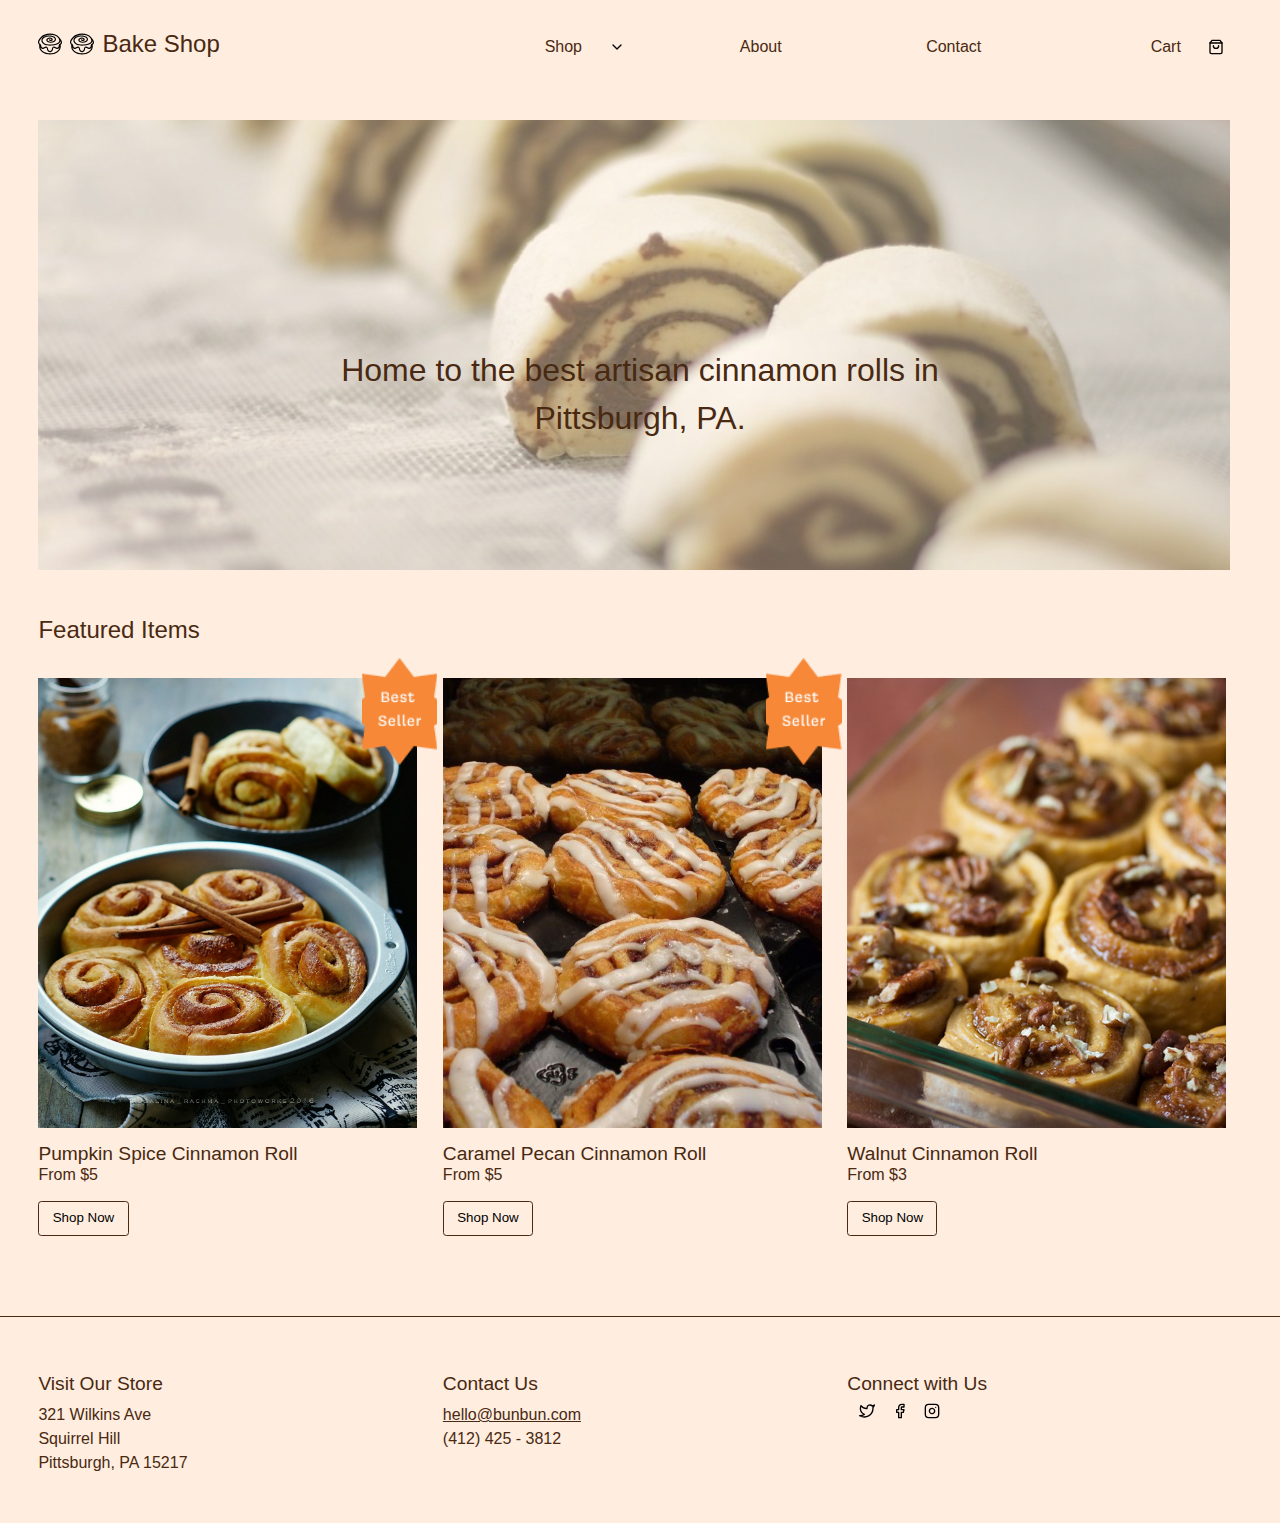
<file: index.html>
<html>

    <head>
        <title>Bun Bun Bake Shop</title>
        <meta charset="utf-8">
        <meta name="viewport" content="width=device-width, initial-scale=1">

        <link rel="stylesheet" type="text/css" href="css/reset.css">
        <link rel="stylesheet" type="text/css" href="css/style.css">

        <script type="text/javascript" src="js/jquery-3.4.0.min.js"></script>
        <script type="text/javascript" src="js/script.js"></script>
    </head>

<!--    MAIN NAV-->
    <header>
      <nav>
          <ul>
            <li>
              <ul>
                <li>
                  <a href="index.html" id="bunBun">
                    <div id="rollSvg">
                      <img src="images/bun.svg">
                    </div>
                    <div id="rollSvg">
                      <img src="images/bun.svg">
                    </div>
                      <h2>Bake Shop</h2>
                  </a>
                </li>
<!-- DROPDOWN MENU -->
                <li>
                  <li class="navText">
                      <a href="product.html">Shop <img src="images/chevron.svg" id="svgNav"></a>
                      <ul>
                        <li>
                          <a href="product.html">New In</a>
                        </li>
                        <li>
                          <a href="#">Best Sellers</a>
                        </li>
                        <li>
                          <a href="#">Fall Favourites</a>
                        </li>
                        <li>
                          <a href="#">All Products</a>
                        </li>
                      </ul>
                  </li>
                </li>

                <li class="navText">
                  <a href="about.html">About</a>
                </li>

                <li class="navText">
                  <a href="contact.html">Contact</a>
                </li>

                <li class="navText">
                  <a href="#">Cart<img src="images/shopping-bag.svg" id="svgNav"></a>
                </li>
              </ul>
            </li>
          </ul>
      </nav>
    </header>

    <body>
      <div class="grid">
        <div id="banner">
        <img src="images/banner.jpg">
        <div id="bannerText"><h1>Home to the best artisan cinnamon rolls in Pittsburgh, PA.</h1></div>
      </div>
      <div class="clear"></div>

      <h2 class="sectionHeader" id="featured">Featured Items</h2>
      </div>
      <div class="gridThree">
        <div>
          <div class="productImg">
            <img id="best" src="images/bestSeller.png">
            <a href="pumpkin.html"><img src="images/pumpkin.jpg"></a>
          </div>
          <a id="pumpkinShop" href="pumpkin.html"><h3>Pumpkin Spice Cinnamon Roll</h3></a>
          <p>From $5</p>
          <!-- TOGGLING DIFFERENT BUTTON STYLING ONMOUSEOVER AND ONMOUSEOUT -->
          <a onmouseover="buttonHover();" onmouseout="buttonOut();" href="pumpkin.html">
            <button id="pumpkin" class="button"><p>Shop Now</p></button></a>
        </div>
        <div>
          <div class="productImg">
            <img id="best" src="images/bestSeller.png">
            <img src="images/caramel.jpg">
          </div>
          <h3>Caramel Pecan Cinnamon Roll</h3>
          <p>From $5</p>
          <a onmouseover="buttonHover2();" onmouseout="buttonOut2();"><button id="caramel"><p>Shop Now</p></button></a>
        </div>
        <div>
          <div class="productImg">
            <img src="images/walnut.jpg">
          </div>
          <h3>Walnut Cinnamon Roll</h3>
          <p>From $3</p>
          <a onmouseover="buttonHover3();" onmouseout="buttonOut3();"><button id="walnut"><p>Shop Now</p></button></a>
        </div>
      </div>
    </body>
    <div class="clear"></div>

<!-- FOOTER -->
    <footer>
      <div class="gridThree">
        <div class="stacked">
          <h3>Visit Our Store</h3>
          <p>321 Wilkins Ave<br>
          Squirrel Hill<br>
          Pittsburgh, PA 15217</p>
        </div>
        <div class="stacked">
          <h3>Contact Us</h3>
          <a href="mailto: hello@bunbun.com"><p>hello@bunbun.com</a><br>
            (412) 425 - 3812</p>
        </div>
        <div class="stacked">
          <h3>Connect with Us</h3>
          <img class="svg" src="images/twitter.svg">
          <img class="svg" src="images/facebook.svg">
          <img class="svg" src="images/instagram.svg">
        </div>
      </div>
    </footer>

</html>
</file>
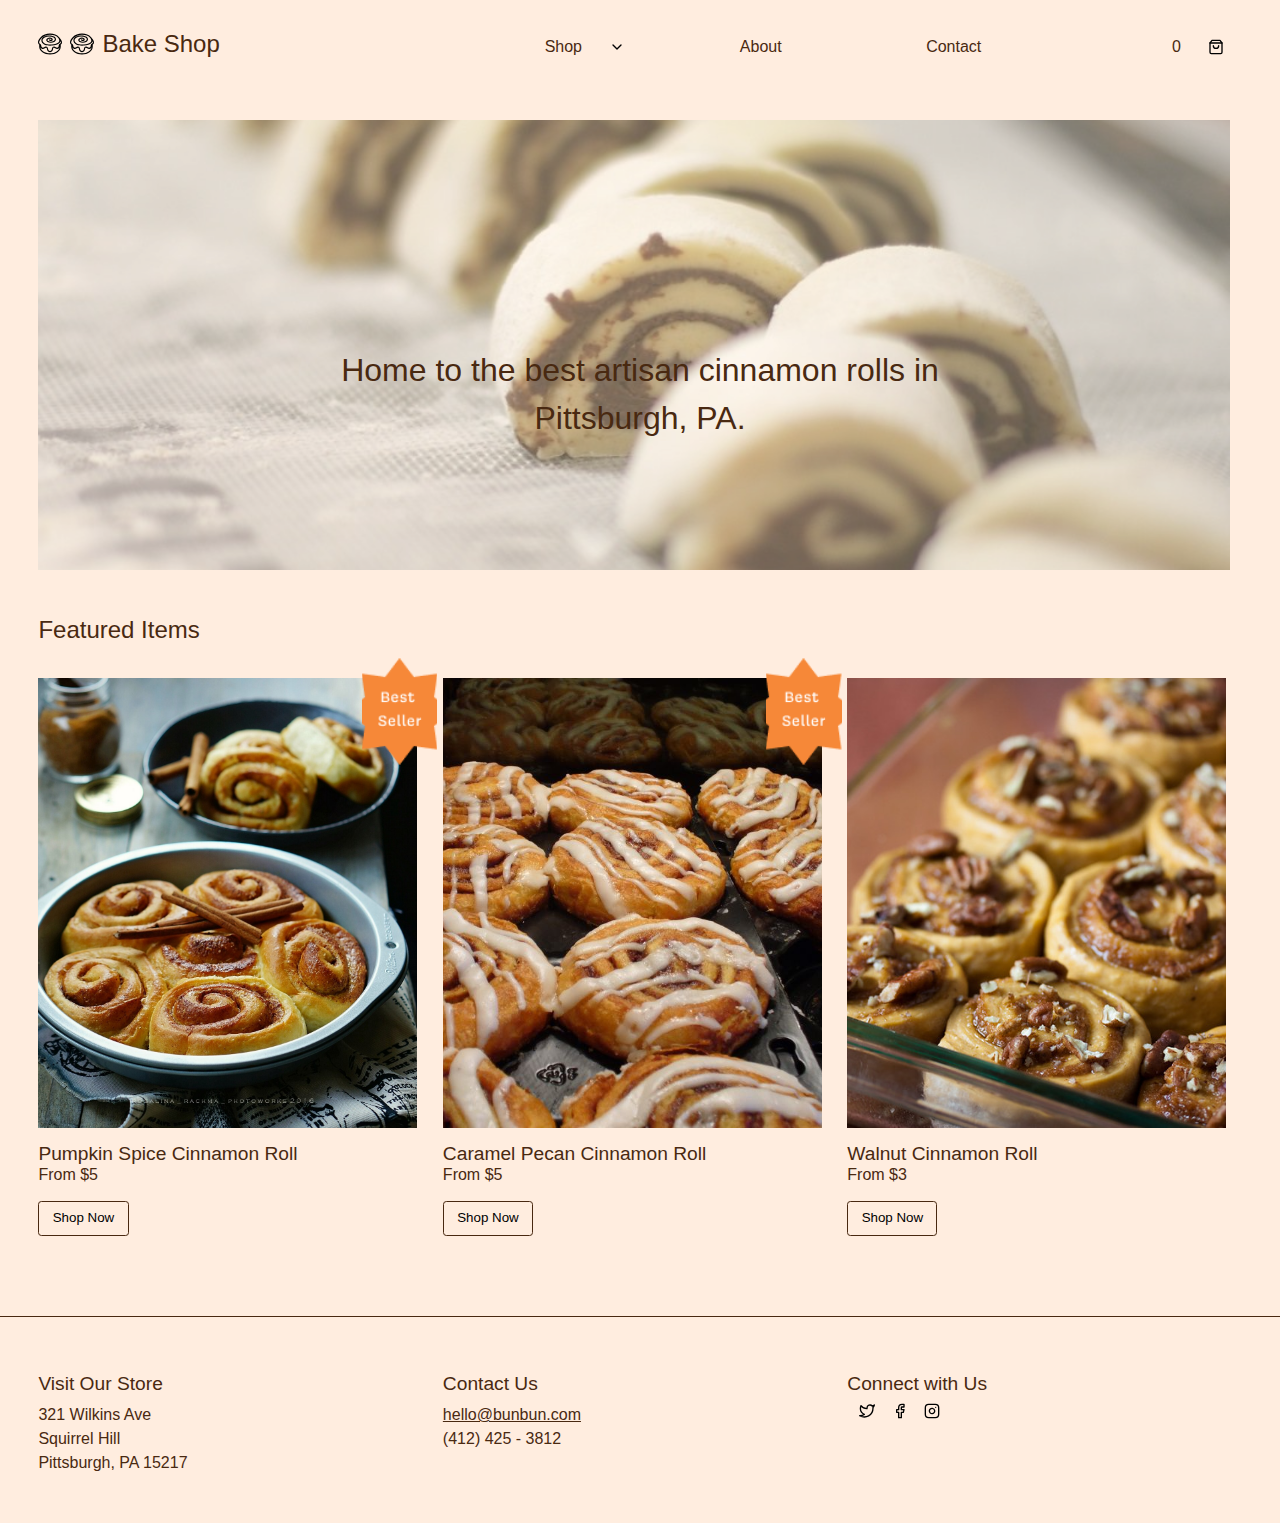
<file: homework_6/index.html>
<html>

    <head>
        <title>Bun Bun Bake Shop</title>
        <meta charset="utf-8">
        <meta name="viewport" content="width=device-width, initial-scale=1">

        <link rel="stylesheet" type="text/css" href="css/reset.css">
        <link rel="stylesheet" type="text/css" href="css/style.css">

        <script type="text/javascript" src="js/jquery-3.4.0.min.js"></script>
        <script type="text/javascript" src="js/script.js"></script>
    </head>

<!--    MAIN NAV-->
    <header>
      <nav>
          <ul>
            <li>
              <ul>
                <li>
                  <a href="index.html" id="bunBun">
                    <div id="rollSvg">
                      <img src="images/bun.svg">
                    </div>
                    <div id="rollSvg">
                      <img src="images/bun.svg">
                    </div>
                      <h2>Bake Shop</h2>
                  </a>
                </li>
<!-- DROPDOWN MENU -->
                <li>
                  <li class="navText">
                      <a href="product.html">Shop <img src="images/chevron.svg" id="svgNav"></a>
                      <ul>
                        <li>
                          <a href="product.html">New In</a>
                        </li>
                        <li>
                          <a href="#">Best Sellers</a>
                        </li>
                        <li>
                          <a href="#">Fall Favourites</a>
                        </li>
                        <li>
                          <a href="#">All Products</a>
                        </li>
                      </ul>
                  </li>
                </li>

                <li class="navText">
                  <a href="about.html">About</a>
                </li>

                <li class="navText">
                  <a href="contact.html">Contact</a>
                </li>

                <li class="navText">
                  <a href="cart.html">0<img src="images/shopping-bag.svg" id="svgNav"></a>
                </li>
              </ul>
            </li>
          </ul>
      </nav>
    </header>

    <body>
      <div class="grid">
        <div id="banner">
        <img src="images/banner.jpg">
        <div id="bannerText"><h1>Home to the best artisan cinnamon rolls in Pittsburgh, PA.</h1></div>
      </div>
      <div class="clear"></div>

      <h2 class="sectionHeader" id="featured">Featured Items</h2>
      </div>
      <div class="gridThree">
        <div>
          <div class="productImg">
            <img id="best" src="images/bestSeller.png">
            <a href="pumpkin.html"><img src="images/pumpkin.jpg"></a>
          </div>
          <a id="pumpkinShop" href="pumpkin.html"><h3>Pumpkin Spice Cinnamon Roll</h3></a>
          <p>From $5</p>
          <!-- TOGGLING DIFFERENT BUTTON STYLING ONMOUSEOVER AND ONMOUSEOUT -->
          <a onmouseover="buttonHover();" onmouseout="buttonOut();" href="pumpkin.html">
            <button id="pumpkin" class="button"><p>Shop Now</p></button></a>
        </div>
        <div>
          <div class="productImg">
            <img id="best" src="images/bestSeller.png">
            <img src="images/caramel.jpg">
          </div>
          <h3>Caramel Pecan Cinnamon Roll</h3>
          <p>From $5</p>
          <a onmouseover="buttonHover2();" onmouseout="buttonOut2();"><button id="caramel"><p>Shop Now</p></button></a>
        </div>
        <div>
          <div class="productImg">
            <img src="images/walnut.jpg">
          </div>
          <h3>Walnut Cinnamon Roll</h3>
          <p>From $3</p>
          <a onmouseover="buttonHover3();" onmouseout="buttonOut3();"><button id="walnut"><p>Shop Now</p></button></a>
        </div>
      </div>
    </body>
    <div class="clear"></div>

<!-- FOOTER -->
    <footer>
      <div class="gridThree">
        <div class="stacked">
          <h3>Visit Our Store</h3>
          <p>321 Wilkins Ave<br>
          Squirrel Hill<br>
          Pittsburgh, PA 15217</p>
        </div>
        <div class="stacked">
          <h3>Contact Us</h3>
          <a href="mailto: hello@bunbun.com"><p>hello@bunbun.com</a><br>
            (412) 425 - 3812</p>
        </div>
        <div class="stacked">
          <h3>Connect with Us</h3>
          <img class="svg" src="images/twitter.svg">
          <img class="svg" src="images/facebook.svg">
          <img class="svg" src="images/instagram.svg">
        </div>
      </div>
    </footer>

</html>
</file>
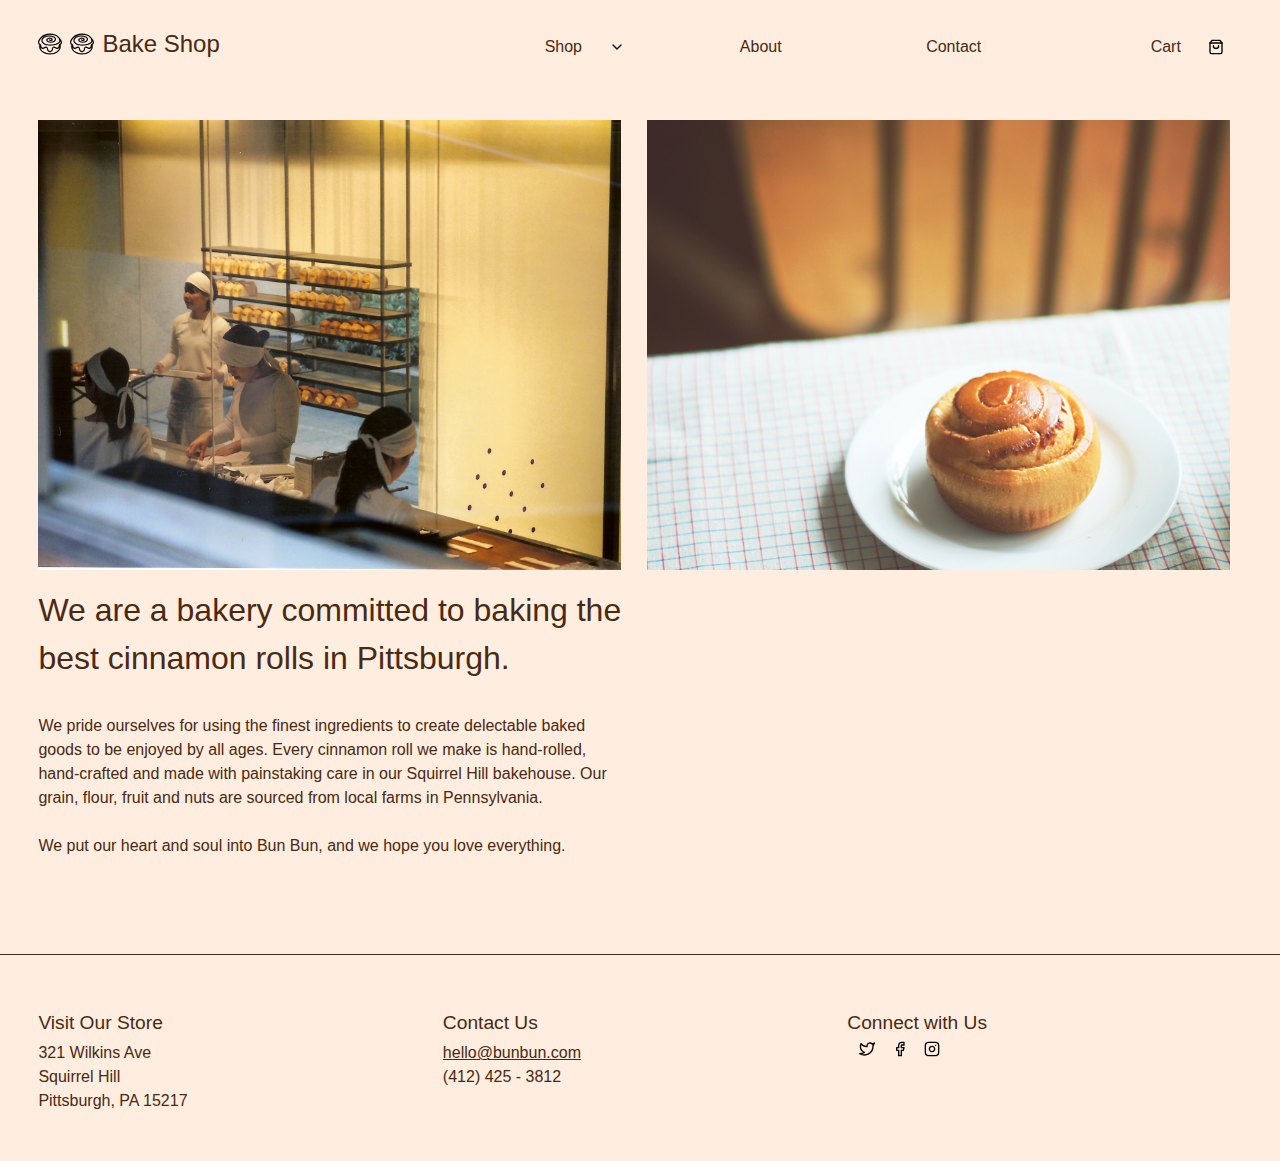
<file: about.html>
<html>

    <head>
        <title>About</title>
        <meta charset="utf-8">
        <meta name="viewport" content="width=device-width, initial-scale=1">

        <link rel="stylesheet" type="text/css" href="css/reset.css">
        <link rel="stylesheet" type="text/css" href="css/style.css">

        <script type="text/javascript" src="js/jquery-3.4.0.min.js"></script>
        <script type="text/javascript" src="js/script.js"></script>
    </head>

<!--    MAIN NAV-->
    <header>
      <nav>
          <ul>
            <li>
              <ul>
                <li>
                  <a href="index.html" id="bunBun">
                    <div id="rollSvg">
                      <img src="images/bun.svg">
                    </div>
                    <div id="rollSvg">
                      <img src="images/bun.svg">
                    </div>
                      <h2>Bake Shop</h2>
                  </a>
                </li>
<!-- DROPDOWN MENU -->
                <li>
                  <li class="navText">
                      <a href="product.html">Shop <img src="images/chevron.svg" id="svgNav"></a>
                      <ul>
                        <li>
                          <a href="product.html">New In</a>
                        </li>
                        <li>
                          <a href="#">Best Sellers</a>
                        </li>
                        <li>
                          <a href="#">Fall Favourites</a>
                        </li>
                        <li>
                          <a href="#">All Products</a>
                        </li>
                      </ul>
                  </li>
                </li>

                <li class="navText">
                  <a href="about.html">About</a>
                </li>

                <li class="navText">
                  <a href="contact.html">Contact</a>
                </li>

                <li class="navText">
                  <a href="#">Cart<img src="images/shopping-bag.svg" id="svgNav"></a>
                </li>
              </ul>
            </li>
          </ul>
      </nav>
    </header>

    <body>
      <div class="grid">
        <div class="about">
          <img src="images/bakery.jpg">
        </div>
        <div class="about2">
          <img src="images/cinnamon-roll.jpg">
        </div>
        <h1 id="aboutText">We are a bakery committed to baking the best cinnamon rolls in Pittsburgh.</h1>
        <p id="aboutText">We pride ourselves for using the finest ingredients to create delectable baked goods
          to be enjoyed by all ages. Every cinnamon roll we make is hand-rolled, hand-crafted and made with
          painstaking care in our Squirrel Hill bakehouse. Our grain, flour, fruit and nuts are sourced from
          local farms in Pennsylvania. <br><br> We put our heart and soul into Bun Bun, and we hope you love everything.</p>
    </div>
    </body>

    <div class="clear"></div>

<!-- FOOTER -->
    <footer>
      <div class="gridThree">
        <div class="stacked">
          <h3>Visit Our Store</h3>
          <p>321 Wilkins Ave</p>
          <p>Squirrel Hill</p>
          <p>Pittsburgh, PA 15217</p>
        </div>
        <div class="stacked">
          <h3>Contact Us</h3>
          <a href="mailto: hello@bunbun.com"><p>hello@bunbun.com</a><br>
            (412) 425 - 3812</p>
        </div>
        <div class="stacked">
          <h3>Connect with Us</h3>
          <img class="svg" src="images/twitter.svg">
          <img class="svg" src="images/facebook.svg">
          <img class="svg" src="images/instagram.svg">
        </div>
      </div>
    </footer>

</html>
</file>
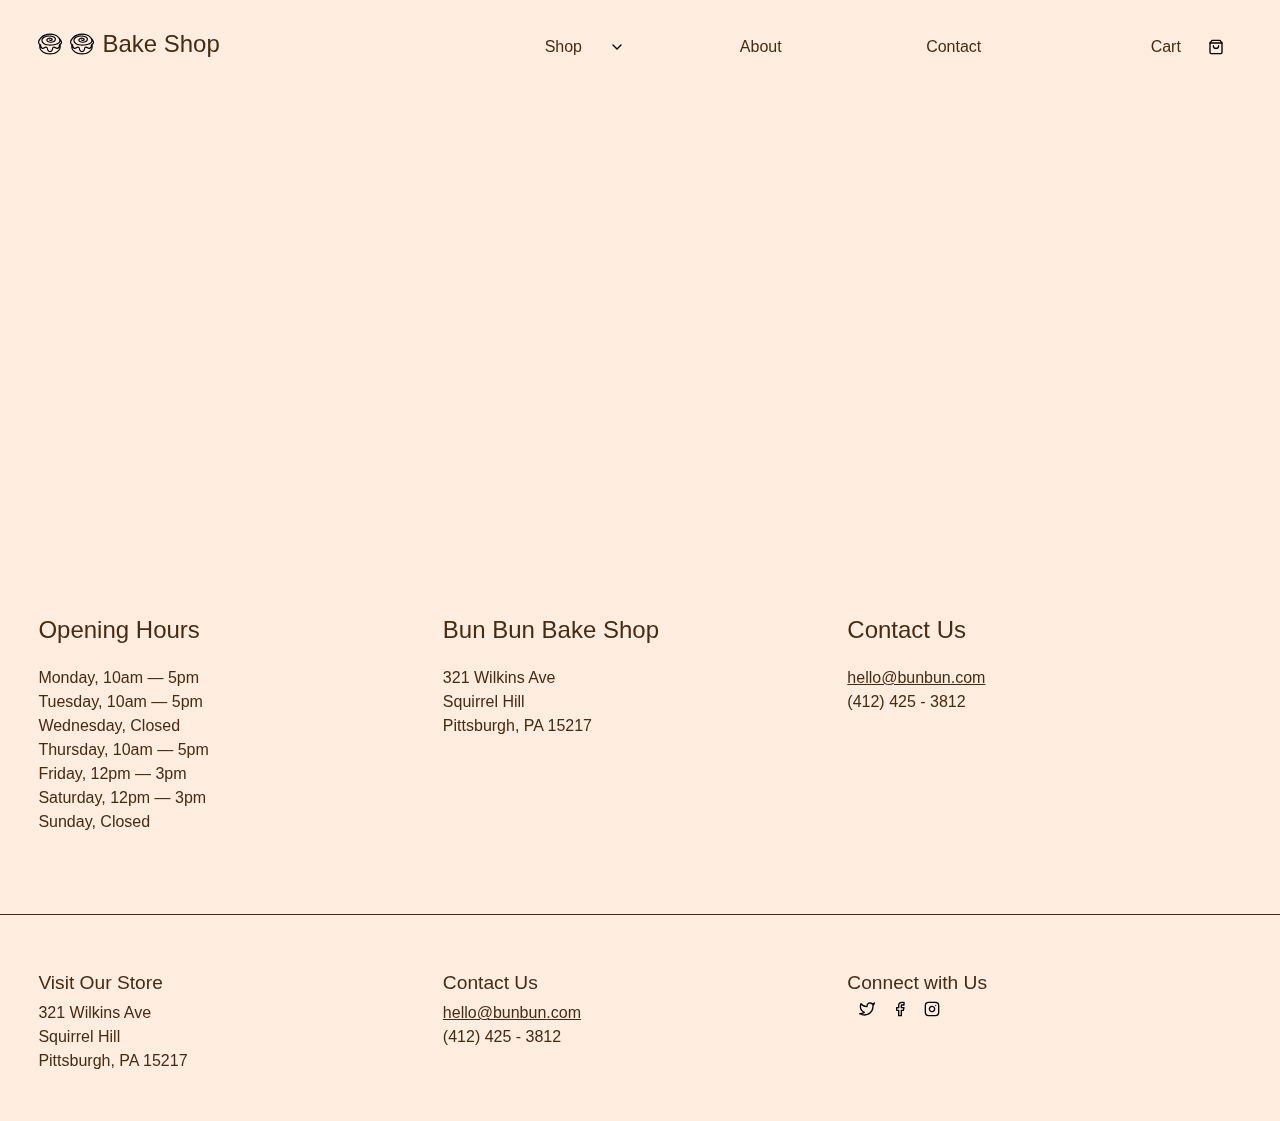
<file: contact.html>
<html>

    <head>
        <title>Contact</title>
        <meta charset="utf-8">
        <meta name="viewport" content="width=device-width, initial-scale=1">

        <link rel="stylesheet" type="text/css" href="css/reset.css">
        <link rel="stylesheet" type="text/css" href="css/style.css">

        <script type="text/javascript" src="js/jquery-3.4.0.min.js"></script>
        <script type="text/javascript" src="js/script.js"></script>
    </head>

<!--    MAIN NAV-->
    <header>
      <nav>
          <ul>
            <li>
              <ul>
                <li>
                  <a href="index.html" id="bunBun">
                    <div id="rollSvg">
                      <img src="images/bun.svg">
                    </div>
                    <div id="rollSvg">
                      <img src="images/bun.svg">
                    </div>
                      <h2>Bake Shop</h2>
                  </a>
                </li>
<!-- DROPDOWN MENU -->
                <li>
                  <li class="navText">
                      <a href="product.html">Shop <img src="images/chevron.svg" id="svgNav"></a>
                      <ul>
                        <li>
                          <a href="product.html">New In</a>
                        </li>
                        <li>
                          <a href="#">Best Sellers</a>
                        </li>
                        <li>
                          <a href="#">Fall Favourites</a>
                        </li>
                        <li>
                          <a href="#">All Products</a>
                        </li>
                      </ul>
                  </li>
                </li>

                <li class="navText">
                  <a href="about.html">About</a>
                </li>

                <li class="navText">
                  <a href="contact.html">Contact</a>
                </li>

                <li class="navText">
                  <a href="#">Cart<img src="images/shopping-bag.svg" id="svgNav"></a>
                </li>
              </ul>
            </li>
          </ul>
      </nav>
    </header>

    <body>
      <div class="grid">
        <div id="banner">
<!-- GOOGLE MAPS -->
        <iframe src="https://www.google.com/maps/embed?pb=!1m18!1m12!1m3!1d3146.0705885161547!2d145.14983495044683!3d-37.952137749646546!2m3!1f0!2f0!3f0!3m2!1i1024!2i768!4f13.1!3m3!1m2!1s0x6ad614b892207919%3A0xb7b7530191fce02!2sBun%20Bun%20Bakery!5e0!3m2!1sen!2shk!4v1601991735029!5m2!1sen!2shk"
        frameborder="0" style="border:0;" allowfullscreen="" aria-hidden="false" tabindex="0"></iframe>
        </div>
      <div class="clear"></div>
      </div>

      <div class="gridThree">
        <div class="stackedText">
          <h2>Opening Hours</h2>
            <p>Monday, 10am — 5pm</p>
            <p>Tuesday, 10am — 5pm</p>
            <p>Wednesday, Closed</p>
            <p>Thursday, 10am — 5pm</p>
            <p>Friday, 12pm — 3pm</p>
            <p>Saturday, 12pm — 3pm</p>
            <p>Sunday, Closed</p>
        </div>
        <div>
          <div class="stackedText">
            <h2>Bun Bun Bake Shop</h2>
              <p>321 Wilkins Ave</p>
              <p>Squirrel Hill</p>
              <p>Pittsburgh, PA 15217</p>
          </div>
        </div>
        <div>
          <div class="stackedText">
            <h2>Contact Us</h2>
            <a href="mailto: hello@bunbun.com"><p>hello@bunbun.com</a><br>
              (412) 425 - 3812</p>
          </div>
      </div>
    </div>
    </body>
        <div class="clear"></div>

<!-- FOOTER -->
    <footer>
      <div class="gridThree">
        <div class="stacked">
          <h3>Visit Our Store</h3>
          <p>321 Wilkins Ave</p>
          <p>Squirrel Hill</p>
          <p>Pittsburgh, PA 15217</p>
        </div>
        <div class="stacked">
          <h3>Contact Us</h3>
          <a href="mailto: hello@bunbun.com"><p>hello@bunbun.com</a><br>
            (412) 425 - 3812</p>
        </div>
        <div class="stacked">
          <h3>Connect with Us</h3>
          <img class="svg" src="images/twitter.svg">
          <img class="svg" src="images/facebook.svg">
          <img class="svg" src="images/instagram.svg">
        </div>
      </div>
    </footer>

</html>
</file>
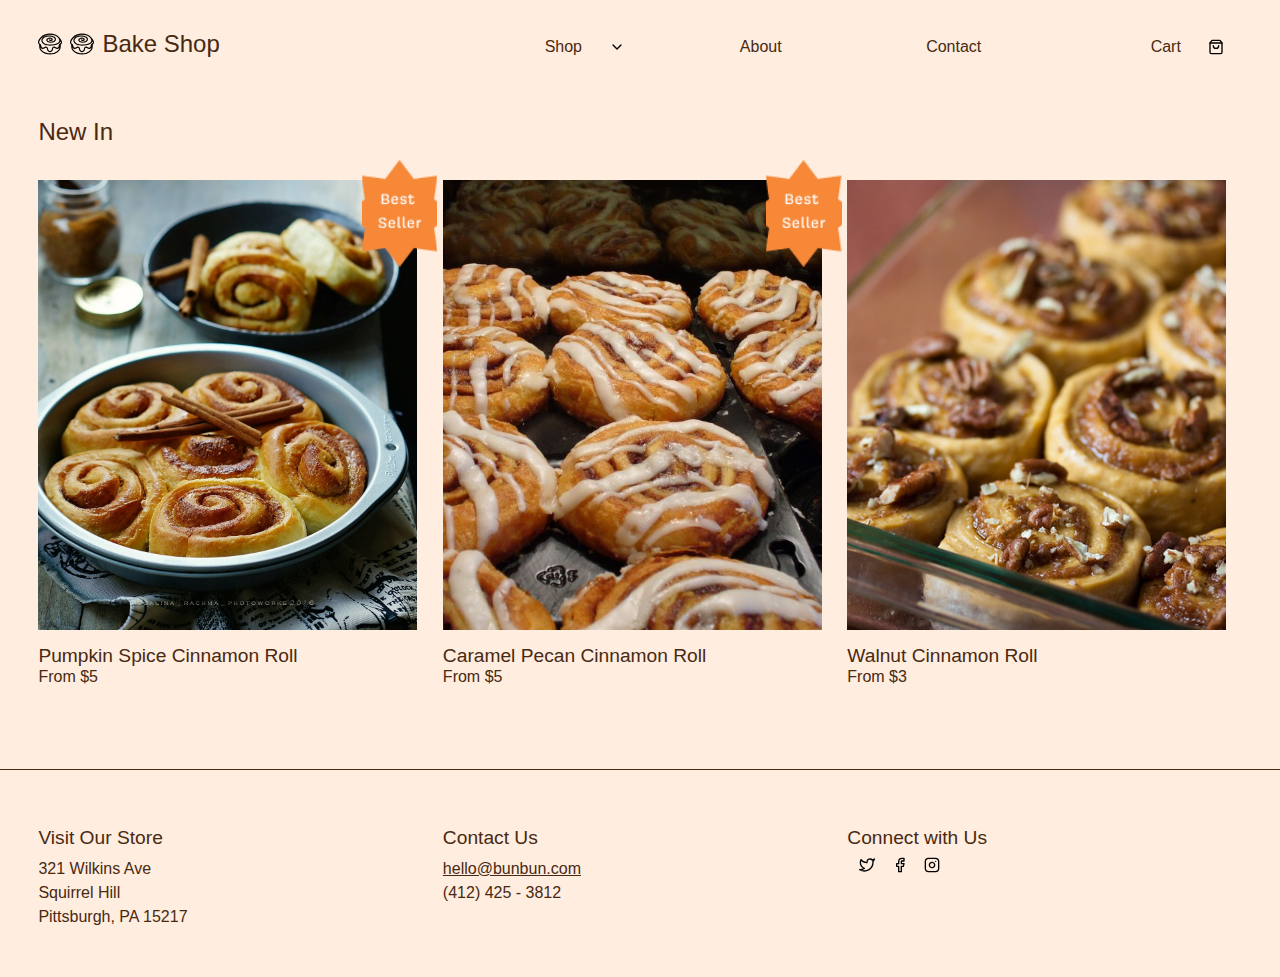
<file: product.html>
<html>

    <head>
        <title>New In</title>
        <meta charset="utf-8">
        <meta name="viewport" content="width=device-width, initial-scale=1">

        <link rel="stylesheet" type="text/css" href="css/reset.css">
        <link rel="stylesheet" type="text/css" href="css/style.css">

        <script type="text/javascript" src="js/jquery-3.4.0.min.js"></script>
        <script type="text/javascript" src="js/script.js"></script>
    </head>

<!--    MAIN NAV-->
    <header>
      <nav>
          <ul>
            <li>
              <ul>
                <li>
                  <a href="index.html" id="bunBun">
                    <div id="rollSvg">
                      <img src="images/bun.svg">
                    </div>
                    <div id="rollSvg">
                      <img src="images/bun.svg">
                    </div>
                      <h2>Bake Shop</h2>
                  </a>
                </li>

                <li>
                  <li class="navText">
                      <a href="product.html">Shop <img src="images/chevron.svg" id="svgNav"></a>
<!-- DROPDOWN MENU -->
                      <ul>
                        <li>
                          <a href="product.html">New In</a>
                        </li>
                        <li>
                          <a href="#">Best Sellers</a>
                        </li>
                        <li>
                          <a href="#">Fall Favourites</a>
                        </li>
                        <li>
                          <a href="#">All Products</a>
                        </li>
                      </ul>
                  </li>
                </li>

                <li class="navText">
                  <a href="about.html">About</a>
                </li>

                <li class="navText">
                  <a href="contact.html">Contact</a>
                </li>

                <li class="navText">
                  <a href="#">Cart<img src="images/shopping-bag.svg" id="svgNav"></a>
                </li>
              </ul>
            </li>
          </ul>
      </nav>
    </header>

    <body>
      <div class="grid">
      <h2 class="sectionHeader">New In</h2>
      </div>
      <div class="gridThree">
        <div>
          <div class="productImg">
            <img id="best" src="images/bestSeller.png">
            <a href="pumpkin.html"><img src="images/pumpkin.jpg"></a>
          </div>
          <a id="pumpkinShop" href="pumpkin.html"><h3>Pumpkin Spice Cinnamon Roll</h3></a>
          <a id="pumpkinShop" href="pumpkin.html"><p>From $5</p></a>
        </div>
        <div>
          <div class="productImg">
            <img id="best" src="images/bestSeller.png">
            <img src="images/caramel.jpg">
          </div>
          <h3>Caramel Pecan Cinnamon Roll</h3>
          <p>From $5</p>
        </div>
        <div>
          <div class="productImg">
            <img src="images/walnut.jpg">
          </div>
          <h3>Walnut Cinnamon Roll</h3>
          <p>From $3</p>
        </div>
      </div>
    </body>
    <div class="clear"></div>

<!-- FOOTER -->
    <footer>
      <div class="gridThree">
        <div class="stacked">
          <h3>Visit Our Store</h3>
          <p>321 Wilkins Ave<br>
          Squirrel Hill<br>
          Pittsburgh, PA 15217</p>
        </div>
        <div class="stacked">
          <h3>Contact Us</h3>
          <a href="mailto: hello@bunbun.com"><p>hello@bunbun.com</a><br>
            (412) 425 - 3812</p>
        </div>
        <div class="stacked">
          <h3>Connect with Us</h3>
          <img class="svg" src="images/twitter.svg">
          <img class="svg" src="images/facebook.svg">
          <img class="svg" src="images/instagram.svg">
        </div>
      </div>
    </footer>

</html>
</file>
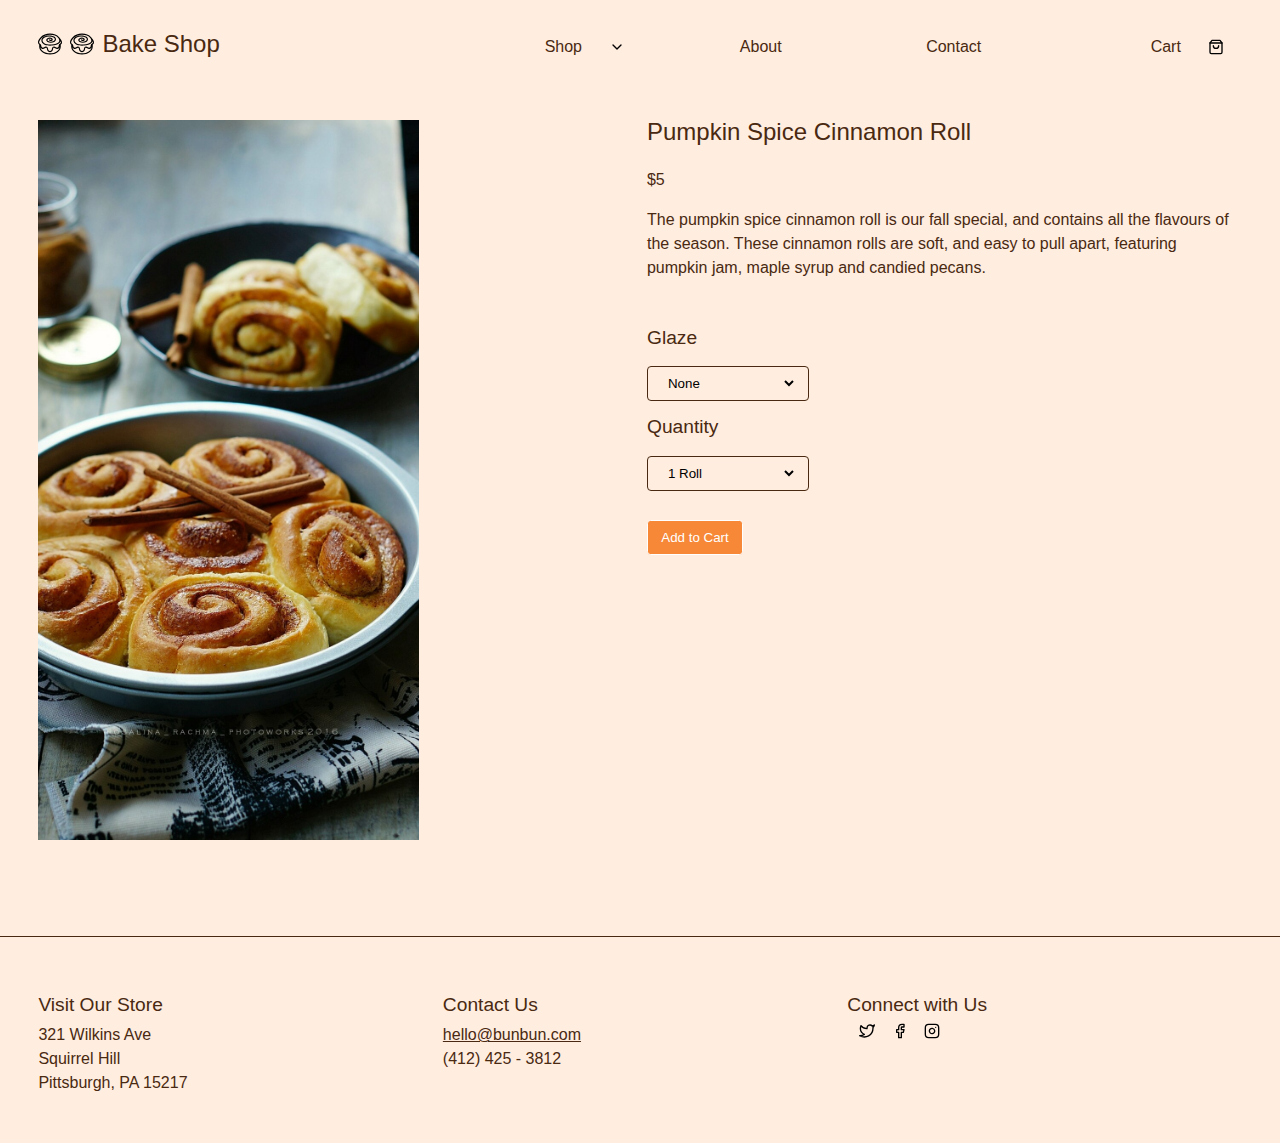
<file: pumpkin.html>
<html>

    <head>
        <title>Pumpkin Spice Cinnamon Roll</title>
        <meta charset="utf-8">
        <meta name="viewport" content="width=device-width, initial-scale=1">

        <link rel="stylesheet" type="text/css" href="css/reset.css">
        <link rel="stylesheet" type="text/css" href="css/style.css">

        <script type="text/javascript" src="js/jquery-3.4.0.min.js"></script>
        <script type="text/javascript" src="js/script.js"></script>
    </head>

<!--    MAIN NAV-->
    <header>
      <nav>
          <ul>
            <li>
              <ul>
                <li>
                  <a href="index.html" id="bunBun">
                    <div id="rollSvg">
                      <img src="images/bun.svg">
                    </div>
                    <div id="rollSvg">
                      <img src="images/bun.svg">
                    </div>
                      <h2>Bake Shop</h2>
                  </a>
                </li>
<!-- DROPDOWN MENU -->
                <li>
                  <li class="navText">
                      <a href="product.html">Shop <img src="images/chevron.svg" id="svgNav"></a>
                      <ul>
                        <li>
                          <a href="product.html">New In</a>
                        </li>
                        <li>
                          <a href="#">Best Sellers</a>
                        </li>
                        <li>
                          <a href="#">Fall Favourites</a>
                        </li>
                        <li>
                          <a href="#">All Products</a>
                        </li>
                      </ul>
                  </li>
                </li>

                <li class="navText">
                  <a href="about.html">About</a>
                </li>

                <li class="navText">
                  <a href="contact.html">Contact</a>
                </li>

                <li class="navText">
                  <a href="#">Cart<img src="images/shopping-bag.svg" id="svgNav"></a>
                </li>
              </ul>
            </li>
          </ul>
      </nav>
    </header>

    <body>
      <div class="grid">
          <div class="productImg" id="pumpkinImg">
            <div id="pumpkinImg"><img src="images/pumpkin.jpg"></div>
            <div id="pumpkinImg"><img src="images/walnut.jpg"></div>
          </div>

          <div id="pumpkinText" class="stackedText">
            <h2>Pumpkin Spice Cinnamon Roll</h2>
            <p id="price">$5</p><br>
            <p class="stacked">The pumpkin spice cinnamon roll is our fall special, and contains
              all the flavours of the season. These cinnamon rolls are soft, and easy
            to pull apart, featuring pumpkin jam, maple syrup and candied pecans.</p>

<!-- SELECTOR INPUTS -->
            <h3 class="stackedText">Glaze</h3>
            <div class="selector" id="stackedPadding">
            <select id="glaze" name="glaze">
              <option value="none">None</option>
              <option value="doubleChocolate">Double Chocolate</option>
              <option value="sugarMilk">Sugar Milk</option>
              <option value="vanillaMilk">Vanilla Milk</option>
            </select>
          </div>

          <h3 class="stackedText">Quantity</h3>
          <div class="selector" id="stackedPadding">
          <select id="quantity" name="quantity">
            <option value="one">1 Roll</option>
            <option value="six" onclick="sixPrice();">6 Rolls</option>
            <option value="twelve">12 Rolls</option>
          </select>
        </div>

          <a onmouseover="primaryHover();" onmouseout="primaryOut();" href="#"><button class="buttonPrimary" id="primary"><p>Add to Cart</p></button></a>
          </div>
      </div>
    </body>

    <div class="clear"></div>

<!-- FOOTER -->
    <footer>
      <div class="gridThree">
        <div class="stacked">
          <h3>Visit Our Store</h3>
          <p>321 Wilkins Ave<br>
          Squirrel Hill<br>
          Pittsburgh, PA 15217</p>
        </div>
        <div class="stacked">
          <h3>Contact Us</h3>
          <a href="mailto: hello@bunbun.com"><p>hello@bunbun.com</a><br>
            (412) 425 - 3812</p>
        </div>
        <div class="stacked">
          <h3>Connect with Us</h3>
          <img class="svg" src="images/twitter.svg">
          <img class="svg" src="images/facebook.svg">
          <img class="svg" src="images/instagram.svg">
        </div>
      </div>
    </footer>

</html>
</file>
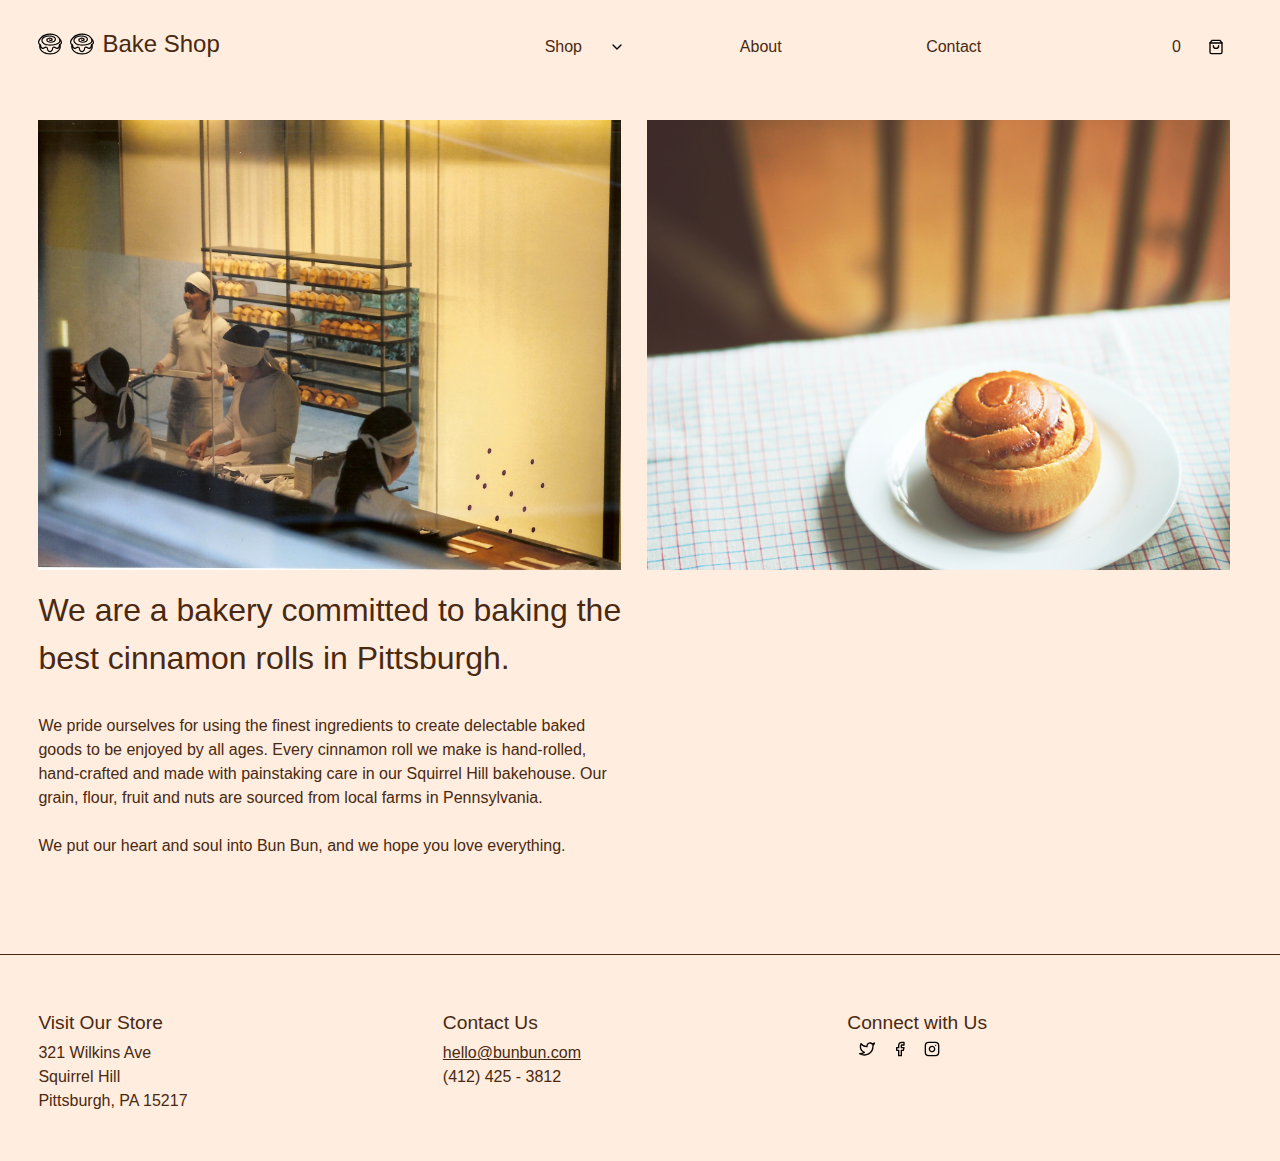
<file: homework_6/about.html>
<html>

    <head>
        <title>About</title>
        <meta charset="utf-8">
        <meta name="viewport" content="width=device-width, initial-scale=1">

        <link rel="stylesheet" type="text/css" href="css/reset.css">
        <link rel="stylesheet" type="text/css" href="css/style.css">

        <script type="text/javascript" src="js/jquery-3.4.0.min.js"></script>
        <script type="text/javascript" src="js/script.js"></script>
    </head>

<!--    MAIN NAV-->
    <header>
      <nav>
          <ul>
            <li>
              <ul>
                <li>
                  <a href="index.html" id="bunBun">
                    <div id="rollSvg">
                      <img src="images/bun.svg">
                    </div>
                    <div id="rollSvg">
                      <img src="images/bun.svg">
                    </div>
                      <h2>Bake Shop</h2>
                  </a>
                </li>
<!-- DROPDOWN MENU -->
                <li>
                  <li class="navText">
                      <a href="product.html">Shop <img src="images/chevron.svg" id="svgNav"></a>
                      <ul>
                        <li>
                          <a href="product.html">New In</a>
                        </li>
                        <li>
                          <a href="#">Best Sellers</a>
                        </li>
                        <li>
                          <a href="#">Fall Favourites</a>
                        </li>
                        <li>
                          <a href="#">All Products</a>
                        </li>
                      </ul>
                  </li>
                </li>

                <li class="navText">
                  <a href="about.html">About</a>
                </li>

                <li class="navText">
                  <a href="contact.html">Contact</a>
                </li>

                <li class="navText">
                  <a href="cart.html">0<img src="images/shopping-bag.svg" id="svgNav"></a>
                </li>
              </ul>
            </li>
          </ul>
      </nav>
    </header>

    <body>
      <div class="grid">
        <div class="about">
          <img src="images/bakery.jpg">
        </div>
        <div class="about2">
          <img src="images/cinnamon-roll.jpg">
        </div>
        <h1 id="aboutText">We are a bakery committed to baking the best cinnamon rolls in Pittsburgh.</h1>
        <p id="aboutText">We pride ourselves for using the finest ingredients to create delectable baked goods
          to be enjoyed by all ages. Every cinnamon roll we make is hand-rolled, hand-crafted and made with
          painstaking care in our Squirrel Hill bakehouse. Our grain, flour, fruit and nuts are sourced from
          local farms in Pennsylvania. <br><br> We put our heart and soul into Bun Bun, and we hope you love everything.</p>
    </div>
    </body>

    <div class="clear"></div>

<!-- FOOTER -->
    <footer>
      <div class="gridThree">
        <div class="stacked">
          <h3>Visit Our Store</h3>
          <p>321 Wilkins Ave</p>
          <p>Squirrel Hill</p>
          <p>Pittsburgh, PA 15217</p>
        </div>
        <div class="stacked">
          <h3>Contact Us</h3>
          <a href="mailto: hello@bunbun.com"><p>hello@bunbun.com</a><br>
            (412) 425 - 3812</p>
        </div>
        <div class="stacked">
          <h3>Connect with Us</h3>
          <img class="svg" src="images/twitter.svg">
          <img class="svg" src="images/facebook.svg">
          <img class="svg" src="images/instagram.svg">
        </div>
      </div>
    </footer>

</html>
</file>
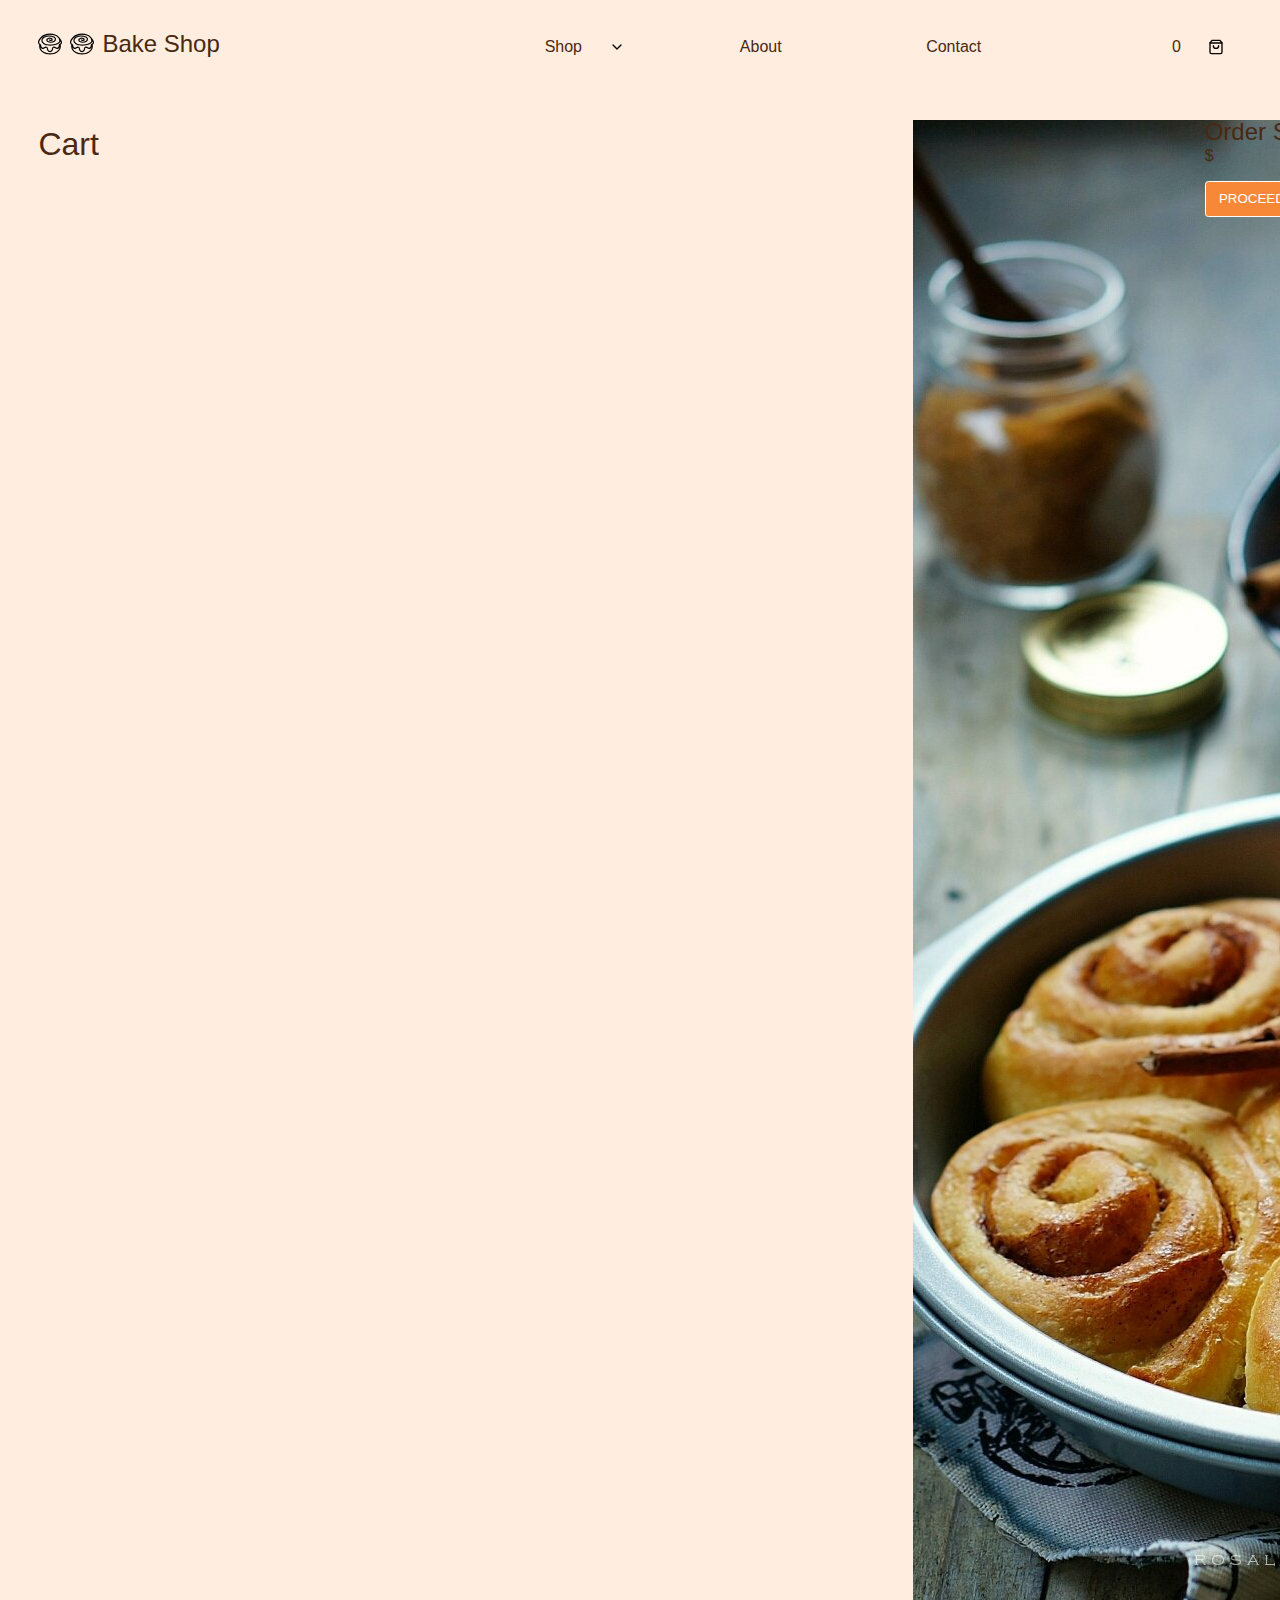
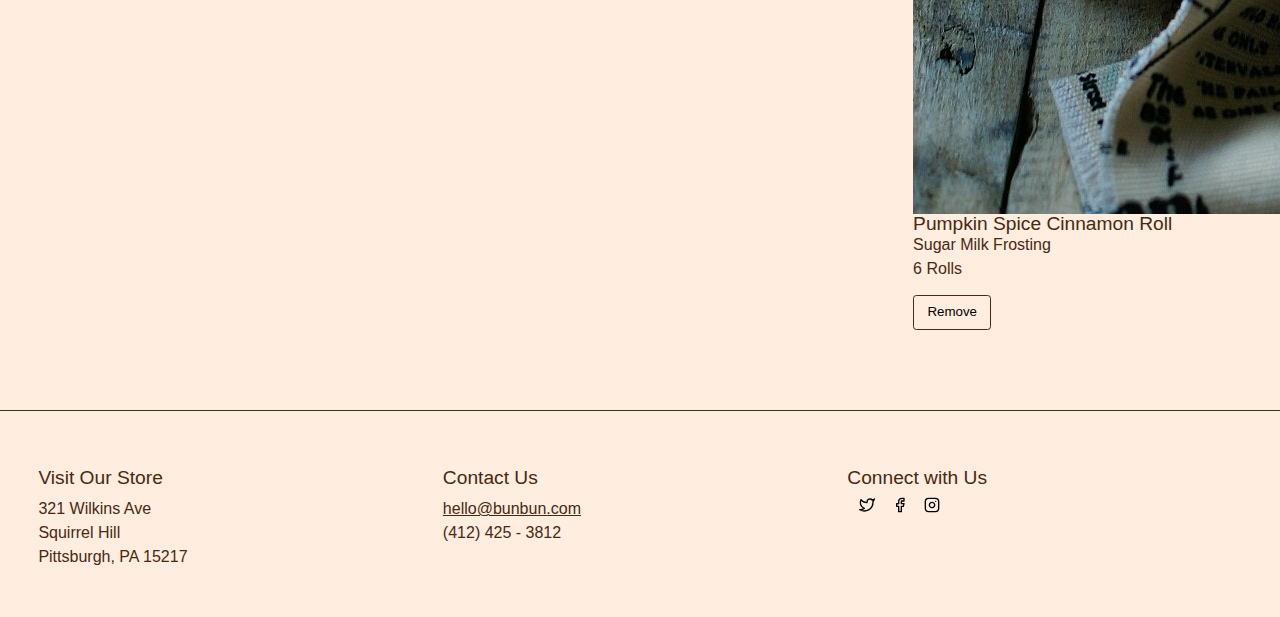
<file: homework_6/cart.html>
<html>

    <head>
        <title>Cart</title>
        <meta charset="utf-8">
        <meta name="viewport" content="width=device-width, initial-scale=1">

        <link rel="stylesheet" type="text/css" href="css/reset.css">
        <link rel="stylesheet" type="text/css" href="css/style.css">

        <script type="text/javascript" src="js/jquery-3.4.0.min.js"></script>
        <script type="text/javascript" src="js/script.js"></script>
    </head>
    <body onload="populateCart(); cartSum();">

<!--    MAIN NAV-->
    <header>
      <nav>
          <ul>
            <li>
              <ul>
                <li>
                  <a href="index.html" id="bunBun">
                    <div id="rollSvg">
                      <img src="images/bun.svg">
                    </div>
                    <div id="rollSvg">
                      <img src="images/bun.svg">
                    </div>
                      <h2>Bake Shop</h2>
                  </a>
                </li>
<!-- DROPDOWN MENU -->
                <li>
                  <li class="navText">
                      <a href="product.html">Shop <img src="images/chevron.svg" id="svgNav"></a>
                      <ul>
                        <li>
                          <a href="product.html">New In</a>
                        </li>
                        <li>
                          <a href="#">Best Sellers</a>
                        </li>
                        <li>
                          <a href="#">Fall Favourites</a>
                        </li>
                        <li>
                          <a href="#">All Products</a>
                        </li>
                      </ul>
                  </li>
                </li>

                <li class="navText">
                  <a href="about.html">About</a>
                </li>

                <li class="navText">
                  <a href="contact.html">Contact</a>
                </li>

                <li class="navText">
                  <a href="cart.html">0<img src="images/shopping-bag.svg" id="svgNav"></a>
                </li>
              </ul>
            </li>
          </ul>
      </nav>
    </header>

    <body>
      <div class="gridFive">
        <h1 id="aboutText">Cart</h1>
          <div id="cart">
            <img id="cartImg" src="images/pumpkin.jpg">
            <div id="cardGrow">
              <h3>Pumpkin Spice Cinnamon Roll</h3>
              <p>Sugar Milk Frosting</p>
              <p>6 Rolls</p>
              <a onmouseover="buttonHover();" onmouseout="buttonOut();" href="">
                <button id="pumpkin" class="button"><p>Remove</p></button></a>
            </div>
            <!-- <img class="svg" src="images/x.svg"> -->
          </div>

          <div>
            <h2>Order Subtotal</h2>
            <p id="priceTotal"><span id="price">$</span></p>
            <a onmouseover="primaryHover();" onmouseout="primaryOut();" href="#"><button class="buttonPrimary" id="primary"><p>PROCEED TO PAYMENT</p></button></a>
          </div>
        </div>
    </body>

    <div class="clear"></div>

<!-- FOOTER -->
    <footer>
      <div class="gridThree">
        <div class="stacked">
          <h3>Visit Our Store</h3>
          <p>321 Wilkins Ave</p>
          <p>Squirrel Hill</p>
          <p>Pittsburgh, PA 15217</p>
        </div>
        <div class="stacked">
          <h3>Contact Us</h3>
          <a href="mailto: hello@bunbun.com"><p>hello@bunbun.com</a><br>
            (412) 425 - 3812</p>
        </div>
        <div class="stacked">
          <h3>Connect with Us</h3>
          <img class="svg" src="images/twitter.svg">
          <img class="svg" src="images/facebook.svg">
          <img class="svg" src="images/instagram.svg">
        </div>
      </div>
    </footer>

</html>
</file>
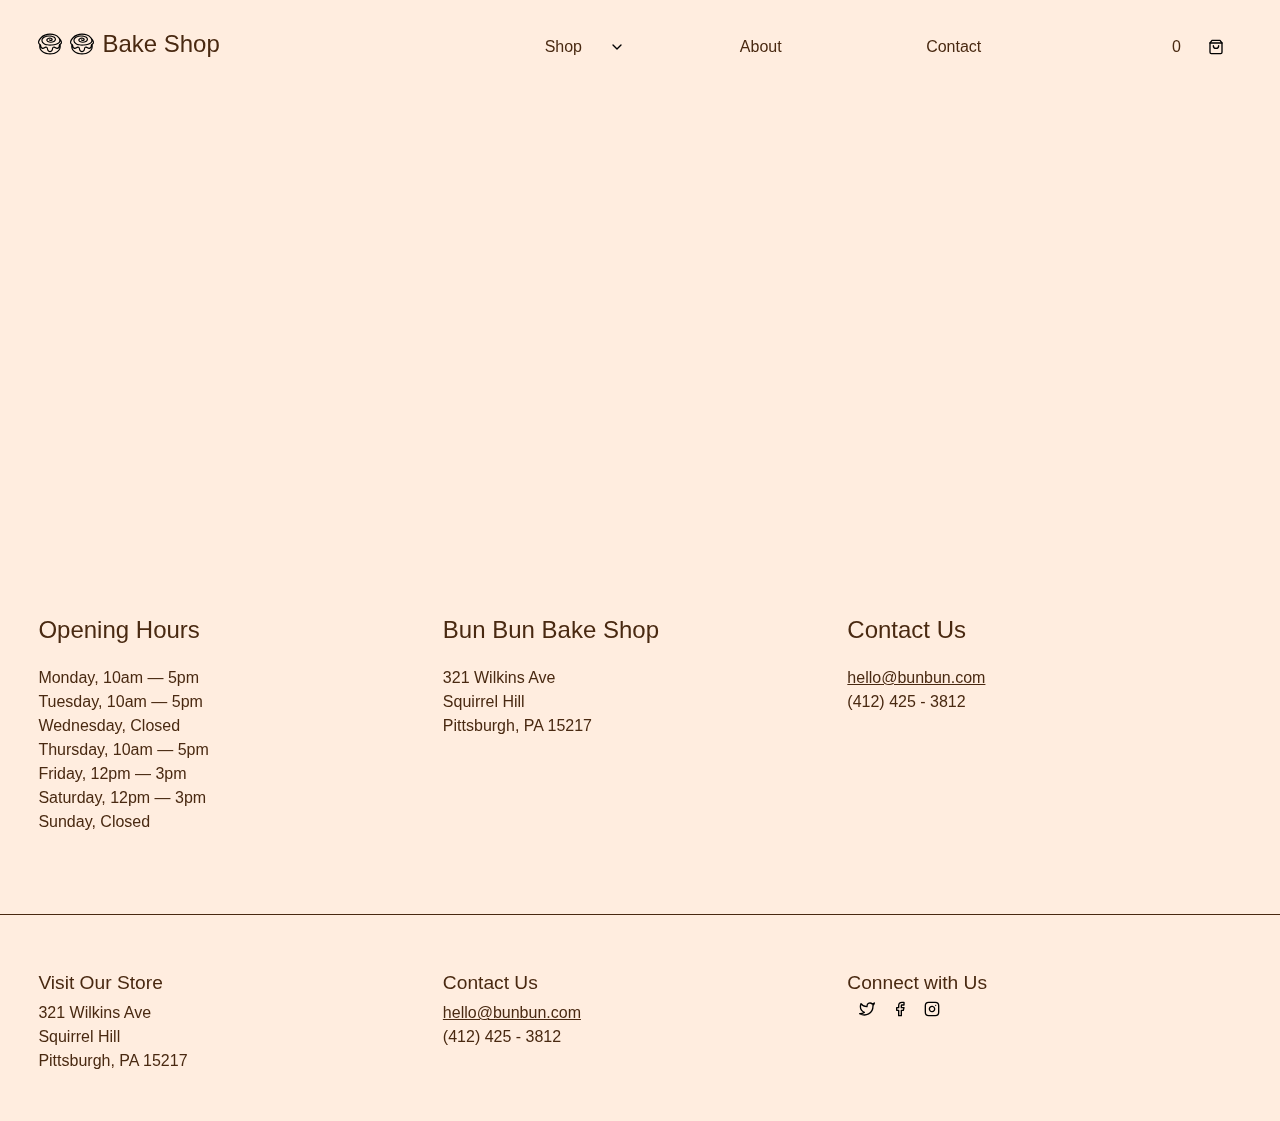
<file: homework_6/contact.html>
<html>

    <head>
        <title>Contact</title>
        <meta charset="utf-8">
        <meta name="viewport" content="width=device-width, initial-scale=1">

        <link rel="stylesheet" type="text/css" href="css/reset.css">
        <link rel="stylesheet" type="text/css" href="css/style.css">

        <script type="text/javascript" src="js/jquery-3.4.0.min.js"></script>
        <script type="text/javascript" src="js/script.js"></script>
    </head>

<!--    MAIN NAV-->
    <header>
      <nav>
          <ul>
            <li>
              <ul>
                <li>
                  <a href="index.html" id="bunBun">
                    <div id="rollSvg">
                      <img src="images/bun.svg">
                    </div>
                    <div id="rollSvg">
                      <img src="images/bun.svg">
                    </div>
                      <h2>Bake Shop</h2>
                  </a>
                </li>
<!-- DROPDOWN MENU -->
                <li>
                  <li class="navText">
                      <a href="product.html">Shop <img src="images/chevron.svg" id="svgNav"></a>
                      <ul>
                        <li>
                          <a href="product.html">New In</a>
                        </li>
                        <li>
                          <a href="#">Best Sellers</a>
                        </li>
                        <li>
                          <a href="#">Fall Favourites</a>
                        </li>
                        <li>
                          <a href="#">All Products</a>
                        </li>
                      </ul>
                  </li>
                </li>

                <li class="navText">
                  <a href="about.html">About</a>
                </li>

                <li class="navText">
                  <a href="contact.html">Contact</a>
                </li>

                <li class="navText">
                  <a href="cart.html">0<img src="images/shopping-bag.svg" id="svgNav"></a>
                </li>
              </ul>
            </li>
          </ul>
      </nav>
    </header>

    <body>
      <div class="grid">
        <div id="banner">
<!-- GOOGLE MAPS -->
        <iframe src="https://www.google.com/maps/embed?pb=!1m18!1m12!1m3!1d3146.0705885161547!2d145.14983495044683!3d-37.952137749646546!2m3!1f0!2f0!3f0!3m2!1i1024!2i768!4f13.1!3m3!1m2!1s0x6ad614b892207919%3A0xb7b7530191fce02!2sBun%20Bun%20Bakery!5e0!3m2!1sen!2shk!4v1601991735029!5m2!1sen!2shk"
        frameborder="0" style="border:0;" allowfullscreen="" aria-hidden="false" tabindex="0"></iframe>
        </div>
      <div class="clear"></div>
      </div>

      <div class="gridThree">
        <div class="stackedText">
          <h2>Opening Hours</h2>
            <p>Monday, 10am — 5pm</p>
            <p>Tuesday, 10am — 5pm</p>
            <p>Wednesday, Closed</p>
            <p>Thursday, 10am — 5pm</p>
            <p>Friday, 12pm — 3pm</p>
            <p>Saturday, 12pm — 3pm</p>
            <p>Sunday, Closed</p>
        </div>
        <div>
          <div class="stackedText">
            <h2>Bun Bun Bake Shop</h2>
              <p>321 Wilkins Ave</p>
              <p>Squirrel Hill</p>
              <p>Pittsburgh, PA 15217</p>
          </div>
        </div>
        <div>
          <div class="stackedText">
            <h2>Contact Us</h2>
            <a href="mailto: hello@bunbun.com"><p>hello@bunbun.com</a><br>
              (412) 425 - 3812</p>
          </div>
      </div>
    </div>
    </body>
        <div class="clear"></div>

<!-- FOOTER -->
    <footer>
      <div class="gridThree">
        <div class="stacked">
          <h3>Visit Our Store</h3>
          <p>321 Wilkins Ave</p>
          <p>Squirrel Hill</p>
          <p>Pittsburgh, PA 15217</p>
        </div>
        <div class="stacked">
          <h3>Contact Us</h3>
          <a href="mailto: hello@bunbun.com"><p>hello@bunbun.com</a><br>
            (412) 425 - 3812</p>
        </div>
        <div class="stacked">
          <h3>Connect with Us</h3>
          <img class="svg" src="images/twitter.svg">
          <img class="svg" src="images/facebook.svg">
          <img class="svg" src="images/instagram.svg">
        </div>
      </div>
    </footer>

</html>
</file>
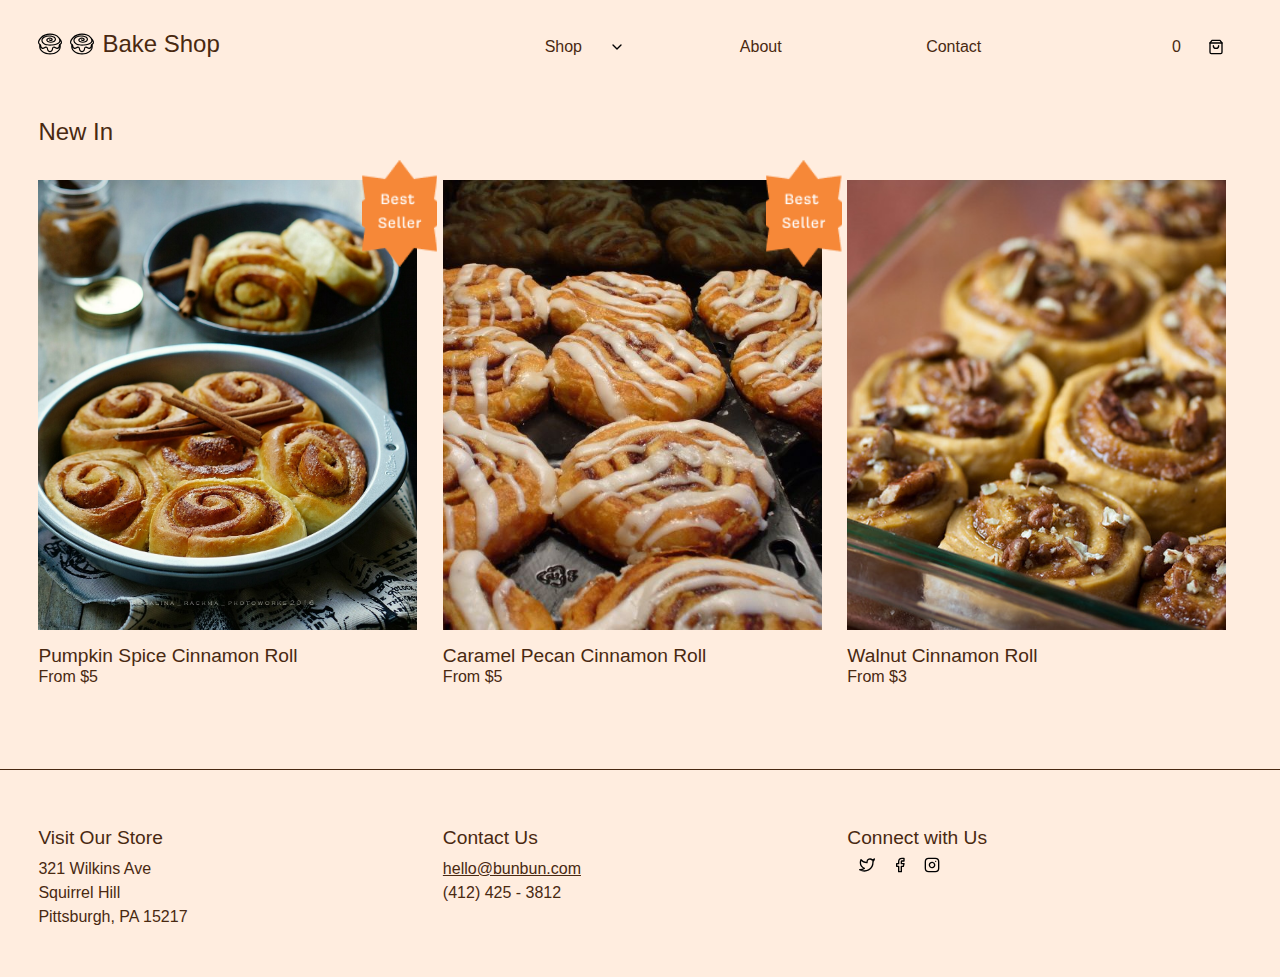
<file: homework_6/product.html>
<html>

    <head>
        <title>New In</title>
        <meta charset="utf-8">
        <meta name="viewport" content="width=device-width, initial-scale=1">

        <link rel="stylesheet" type="text/css" href="css/reset.css">
        <link rel="stylesheet" type="text/css" href="css/style.css">

        <script type="text/javascript" src="js/jquery-3.4.0.min.js"></script>
        <script type="text/javascript" src="js/script.js"></script>
    </head>

<!--    MAIN NAV-->
    <header>
      <nav>
          <ul>
            <li>
              <ul>
                <li>
                  <a href="index.html" id="bunBun">
                    <div id="rollSvg">
                      <img src="images/bun.svg">
                    </div>
                    <div id="rollSvg">
                      <img src="images/bun.svg">
                    </div>
                      <h2>Bake Shop</h2>
                  </a>
                </li>

                <li>
                  <li class="navText">
                      <a href="product.html">Shop <img src="images/chevron.svg" id="svgNav"></a>
<!-- DROPDOWN MENU -->
                      <ul>
                        <li>
                          <a href="product.html">New In</a>
                        </li>
                        <li>
                          <a href="#">Best Sellers</a>
                        </li>
                        <li>
                          <a href="#">Fall Favourites</a>
                        </li>
                        <li>
                          <a href="#">All Products</a>
                        </li>
                      </ul>
                  </li>
                </li>

                <li class="navText">
                  <a href="about.html">About</a>
                </li>

                <li class="navText">
                  <a href="contact.html">Contact</a>
                </li>

                <li class="navText">
                  <a href="cart.html">0<img src="images/shopping-bag.svg" id="svgNav"></a>
                </li>
              </ul>
            </li>
          </ul>
      </nav>
    </header>

    <body>
      <div class="grid">
      <h2 class="sectionHeader">New In</h2>
      </div>
      <div class="gridThree">
        <div>
          <div class="productImg">
            <img id="best" src="images/bestSeller.png">
            <a href="pumpkin.html"><img src="images/pumpkin.jpg"></a>
          </div>
          <a id="pumpkinShop" href="pumpkin.html"><h3>Pumpkin Spice Cinnamon Roll</h3></a>
          <a id="pumpkinShop" href="pumpkin.html"><p>From $5</p></a>
        </div>
        <div>
          <div class="productImg">
            <img id="best" src="images/bestSeller.png">
            <img src="images/caramel.jpg">
          </div>
          <h3>Caramel Pecan Cinnamon Roll</h3>
          <p>From $5</p>
        </div>
        <div>
          <div class="productImg">
            <img src="images/walnut.jpg">
          </div>
          <h3>Walnut Cinnamon Roll</h3>
          <p>From $3</p>
        </div>
      </div>
    </body>
    <div class="clear"></div>

<!-- FOOTER -->
    <footer>
      <div class="gridThree">
        <div class="stacked">
          <h3>Visit Our Store</h3>
          <p>321 Wilkins Ave<br>
          Squirrel Hill<br>
          Pittsburgh, PA 15217</p>
        </div>
        <div class="stacked">
          <h3>Contact Us</h3>
          <a href="mailto: hello@bunbun.com"><p>hello@bunbun.com</a><br>
            (412) 425 - 3812</p>
        </div>
        <div class="stacked">
          <h3>Connect with Us</h3>
          <img class="svg" src="images/twitter.svg">
          <img class="svg" src="images/facebook.svg">
          <img class="svg" src="images/instagram.svg">
        </div>
      </div>
    </footer>

</html>
</file>
<file: css/style.css>
html {
    font-family: 'Covik Sans Regular', sans-serif;
    background: #FFEDDF;
    color: #492911;
}

/*TEXT STYLING*/

h1 {
    font-family: 'Covik Sans Medium', sans-serif;
    font-size: 2em;
    line-height: 1.5em;
}

h2 {
    font-family: 'Covik Sans Medium', sans-serif;
    font-size: 1.5em;
}

h3 {
    font-family: 'Covik Sans Medium', sans-serif;
    font-size: 1.2em;
}

p {
    font-size: 1em;
    line-height: 1.5em;
}

a, a:visited {
  color: #492911;
}

a:hover {
  color:#F68838;
}

.sectionHeader {
  padding-bottom: 1.5em;
}

/* GRID SETTINGS */
.grid {
  display: grid;
  grid-template-columns: repeat(6, 13.85vw);
  grid-column-gap: 2vw;
  margin: 0 3vw 0 3vw;
  float: left;
}

.gridThree {
  display: grid;
  grid-template-columns: repeat(3, 29.6vw);
  grid-column-gap: 2vw;
  margin: 0 3vw 0 3vw;
  float: left;
}

/*NAV BAR*/
nav {
    padding: 1em 3vw 3em 3vw;
}

/* WIDTH OF NAV ITEM CONTAINERS */
nav a {
    padding: 1em 2.7em 1em 2.7em;
    display: block;
    text-decoration: none;
}

nav ul li a {
  width: 9.5vw;
}

.navText {
  text-align: right;
}

/* DISPLAY NAV ITEMS IN A ROW */
nav ul ul li {
    display: inline-block;
    position: relative;
}

/* HIDE DROPDOWN ITEMS */
nav ul ul ul {
    display: none;
}

/* DROPDOWN MENU STYLING, DISPLAY ON HOVER */
nav ul ul li:hover ul {
    display: block;
    position: absolute;
    top: 3em;
    left: 4.5em;
    z-index: 1;
    background: #FFEDDF;
    text-align: left;
    border: 1px solid #492911;
    border-radius: 0.25em;
}

#bunBun {
  width: 21.5em;
  color: #492911;
  padding-left: 0;
}

#rollSvg img {
  width: 1.5em;
  height: 1.5em;
  padding-right: 0.5em;
  float: left;
}

.svg {
  width: 1em;
  padding-left: 0.75em;
  display: inline;
}

#svgNav {
  position: absolute;
  right: 0;
  width: 1em;
  display: inline;
}

.productImg {
  position:relative;
  top: 0;
  left: 0;
}

/* POSITIONING BEST STAR ABOVE PRODUCT IMG */
#best {
  position: absolute;
  right:-20;
  top:-20;
  transform: translate(-20, -20);
  width: 20%;
  height: 20.75%;
  z-index: 1;
}

/* HOME PAGE */
#banner {
  grid-column: 1/7;
  height: 50vh;
  padding-bottom: 3em;
}

#banner img {
  width: 100%;
  height: 100%;
  object-fit: cover;
  opacity: 0.65;
}

#bannerText {
  position: absolute;
  top: 43%;
  left: 50%;
  transform: translate(-50%, -43%);
  text-align: center;
}

.productImg, .about, .about2 {
  height: 50vh;
  padding-bottom: 1em;
}

.productImg img, .about img, .about2 img {
  width: 100%;
  height: 100%;
  object-fit: cover;
}

#featured {
  grid-column: 1/2;
}

/* ABOUT PAGE */
.about, #aboutText {
  grid-column: 1/4;
  padding-bottom: 1em;
}

.about2 {
  grid-column: 4/7;
}

/* PUMPKIN ROLL PRODUCT PAGE IMAGE */
#pumpkinImg {
  grid-column:1/3;
  height: 80vh;
  overflow-y: scroll;
}

#pumpkinImg:nth-child(1) {
    padding-bottom: 1em;
}

/* MAKE SCROLLBAR VISIBLE FOR PUMPKIN CINNAMON ROLL PRODUCT IMAGES */
::-webkit-scrollbar {
  -webkit-appearance: none;
  width: 7px;
}

::-webkit-scrollbar-thumb {
  border-radius: 4px;
  background-color: rgba(0,0,0,0.5);
}

#pumpkinImg img {
  height: 100%;
}

#pumpkinText {
  grid-column: 4/7;
  padding-bottom: 1em;
}

/* SELECTOR STYLING */
.selector {
  position: relative;
  width: 8em;
  padding: 0.5em 1em 0.5em 1em;
  border: 1px solid #492911;
  border-radius: 0.25em;
}

select {
  font-family: inherit;
  background: #FFEDDF;
  border: none;
  width: 10em;
}

/* BUTTON STYLING */
button {
  margin-top: 1em;
  padding: 0.5em 1em 0.5em 1em;
  background: #FFEDDF;
  border: 1px solid #492911;
  border-radius: 0.25em;
  font-family: inherit;
}

button.button a, #pumpkinShop h3, #pumpkinShop p, #pumpkinShop, #pumpkinShop a {
  text-decoration: none;
  color: #492911;
}

.buttonPrimary {
  background: #F68838;
  color: #FFF;
  border: 1px solid white;
}

/* FOOTER */
footer {
  margin-top: 5em;
  border-top: 1px solid #492911;
}

.stacked h3 {
  padding: 3em 0 0.5em 0;
}

.stacked {
  padding-bottom: 3em;
}

.stackedText h2, .stackedText h3 {
  padding-bottom: 1em;
}

#stackedPadding {
  margin-bottom: 1em;
}

iframe {
  width: 100%;
  height: 100%;
}

.clear {
    clear: both;
}

@media (max-width: 1287px) {
  nav ul li a {
    width: 8.5vw;
  }

  #best {
    width: 20%;
    height: 23%;
  }
}
</file>
<file: homework_6/css/style.css>
html {
    font-family: 'Covik Sans Regular', sans-serif;
    background: #FFEDDF;
    color: #492911;
}

/*TEXT STYLING*/

h1 {
    font-family: 'Covik Sans Medium', sans-serif;
    font-size: 2em;
    line-height: 1.5em;
}

h2 {
    font-family: 'Covik Sans Medium', sans-serif;
    font-size: 1.5em;
}

h3 {
    font-family: 'Covik Sans Medium', sans-serif;
    font-size: 1.2em;
}

p {
    font-size: 1em;
    line-height: 1.5em;
}

a, a:visited {
  color: #492911;
}

a:hover {
  color:#F68838;
}

.sectionHeader {
  padding-bottom: 1.5em;
}

/* GRID SETTINGS */
.grid {
  display: grid;
  grid-template-columns: repeat(6, 13.85vw);
  grid-column-gap: 2vw;
  margin: 0 3vw 0 3vw;
  float: left;
}

.gridThree {
  display: grid;
  grid-template-columns: repeat(3, 29.6vw);
  grid-column-gap: 2vw;
  margin: 0 3vw 0 3vw;
  float: left;
}

.gridFive {
  display: grid;
  grid-template-columns: repeat(5, 20.78vw);
  grid-column-gap: 2vw;
  margin: 0 3vw 0 3vw;
  float: left;
}

/*NAV BAR*/
nav {
    padding: 1em 3vw 3em 3vw;
}

/* WIDTH OF NAV ITEM CONTAINERS */
nav a {
    padding: 1em 2.7em 1em 2.7em;
    display: block;
    text-decoration: none;
}

nav ul li a {
  width: 9.5vw;
}

.navText {
  text-align: right;
}

/* DISPLAY NAV ITEMS IN A ROW */
nav ul ul li {
    display: inline-block;
    position: relative;
}

/* HIDE DROPDOWN ITEMS */
nav ul ul ul {
    display: none;
}

/* DROPDOWN MENU STYLING, DISPLAY ON HOVER */
nav ul ul li:hover ul {
    display: block;
    position: absolute;
    top: 3em;
    left: 4.5em;
    z-index: 1;
    background: #FFEDDF;
    text-align: left;
    border: 1px solid #492911;
    border-radius: 0.25em;
}

#bunBun {
  width: 21.5em;
  color: #492911;
  padding-left: 0;
}

#rollSvg img {
  width: 1.5em;
  height: 1.5em;
  padding-right: 0.5em;
  float: left;
}

.svg {
  width: 1em;
  padding-left: 0.75em;
  display: inline;
}

#svgNav {
  position: absolute;
  right: 0;
  width: 1em;
  display: inline;
}

.productImg {
  position:relative;
  top: 0;
  left: 0;
}

/* POSITIONING BEST STAR ABOVE PRODUCT IMG */
#best {
  position: absolute;
  right:-20;
  top:-20;
  transform: translate(-20, -20);
  width: 20%;
  height: 20.75%;
  z-index: 1;
}

/* HOME PAGE */
#banner {
  grid-column: 1/7;
  height: 50vh;
  padding-bottom: 3em;
}

#banner img {
  width: 100%;
  height: 100%;
  object-fit: cover;
  opacity: 0.65;
}

#bannerText {
  position: absolute;
  top: 43%;
  left: 50%;
  transform: translate(-50%, -43%);
  text-align: center;
}

.productImg, .about, .about2 {
  height: 50vh;
  padding-bottom: 1em;
}

.productImg img, .about img, .about2 img {
  width: 100%;
  height: 100%;
  object-fit: cover;
}

#featured {
  grid-column: 1/2;
}

/* ABOUT PAGE */
.about, #aboutText {
  grid-column: 1/4;
  padding-bottom: 1em;
}

.about2 {
  grid-column: 4/7;
}

/* PUMPKIN ROLL PRODUCT PAGE IMAGE */
#pumpkinImg {
  grid-column:1/3;
  height: 80vh;
  overflow-y: scroll;
}

#pumpkinImg:nth-child(1) {
    padding-bottom: 1em;
}

/* MAKE SCROLLBAR VISIBLE FOR PUMPKIN CINNAMON ROLL PRODUCT IMAGES */
::-webkit-scrollbar {
  -webkit-appearance: none;
  width: 7px;
}

::-webkit-scrollbar-thumb {
  border-radius: 4px;
  background-color: rgba(0,0,0,0.5);
}

#pumpkinImg img {
  height: 100%;
}

#pumpkinText {
  grid-column: 4/7;
}

/* SELECTOR STYLING */
.selector {
  position: relative;
  width: 8em;
  padding: 0.5em 1em 0.5em 1em;
  border: 1px solid #492911;
  border-radius: 0.25em;
}

select {
  font-family: inherit;
  background: #FFEDDF;
  border: none;
  width: 10em;
}

.pumpkinSelect {
  display: grid;
  grid-template-columns: repeat(3, auto);
  grid-column-gap: 1vw;
  float: left;
  padding-bottom: 2em;
}

.selectContainer {
  padding: 0.5em 1em 0.5em 1em;
  border: 1px solid #492911;
  border-radius: 0.25em;
}

/* BUTTON STYLING */
button {
  margin-top: 1em;
  padding: 0.5em 1em 0.5em 1em;
  background: #FFEDDF;
  border: 1px solid #492911;
  border-radius: 0.25em;
  font-family: inherit;
}

button.button a, #pumpkinShop h3, #pumpkinShop p, #pumpkinShop, #pumpkinShop a {
  text-decoration: none;
  color: #492911;
}

.buttonPrimary {
  background: #F68838;
  color: #FFF;
  border: 1px solid white;
}

/* FOOTER */
footer {
  margin-top: 5em;
  border-top: 1px solid #492911;
}

.stacked h3 {
  padding: 3em 0 0.5em 0;
}

.stacked {
  padding-bottom: 3em;
}

.stackedText h2, .stackedText h3 {
  padding-bottom: 1em;
}

#stackedPadding {
  margin-bottom: 1em;
}

iframe {
  width: 100%;
  height: 100%;
}

.clear {
    clear: both;
}

@media (max-width: 1287px) {
  nav ul li a {
    width: 8.5vw;
  }

  #best {
    width: 20%;
    height: 23%;
  }
}
</file>
